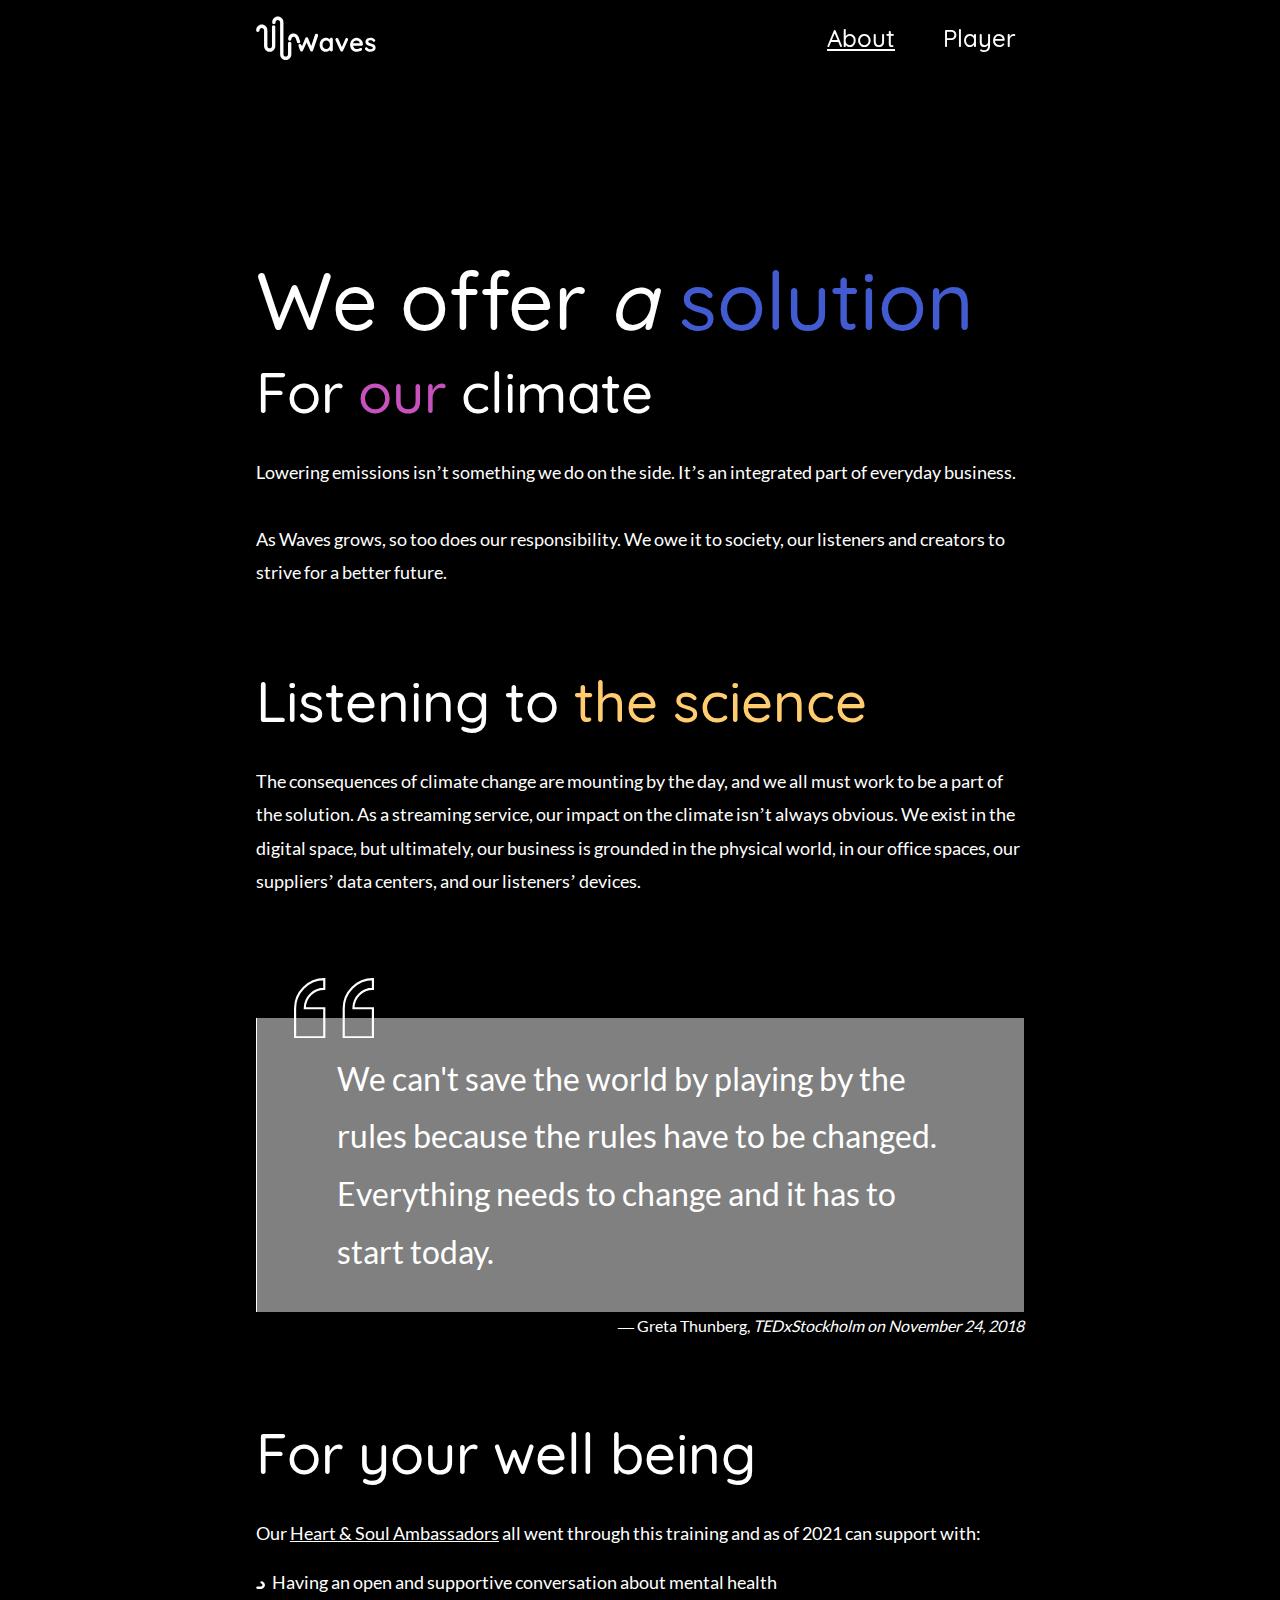
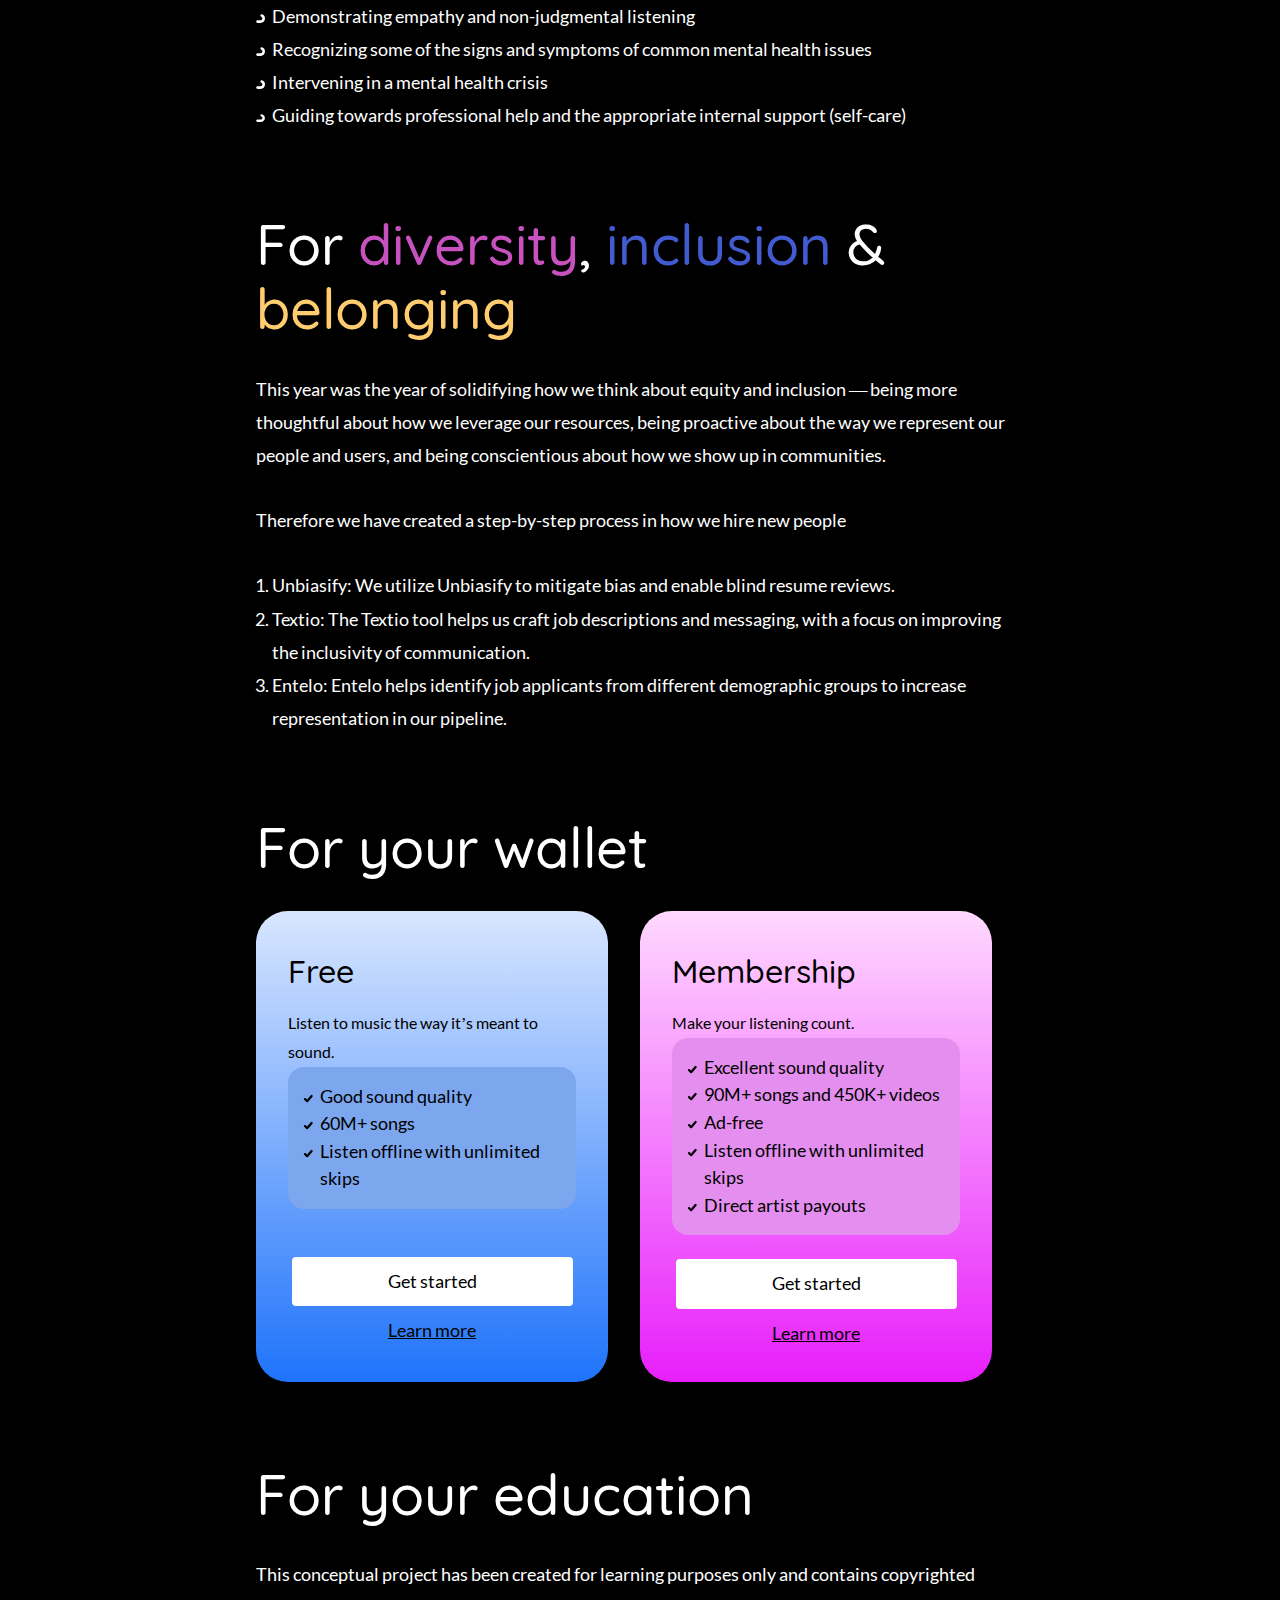
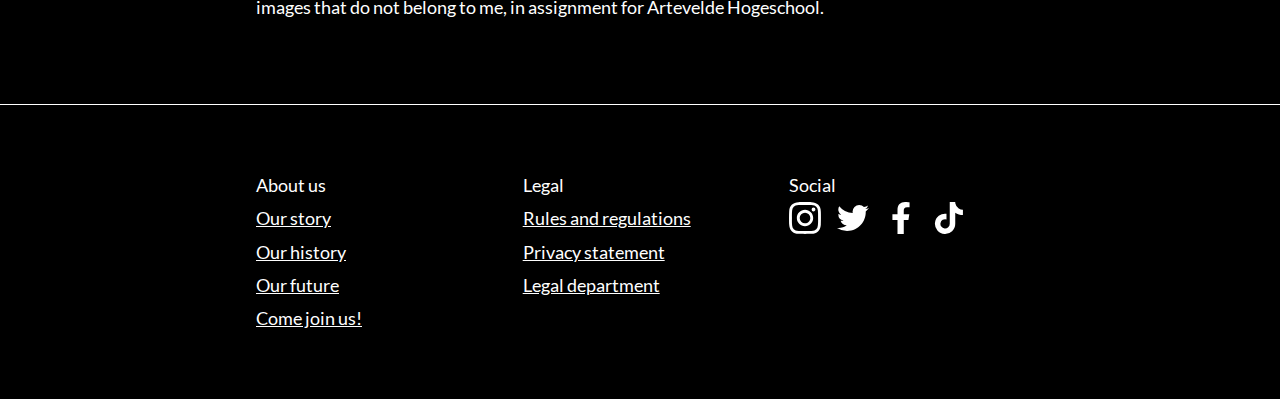
<file: Code/HTML/about.html>
<!DOCTYPE html>
<html lang="en">

<head>
    <meta charset="UTF-8">
    <meta name="viewport" content="width=device-width, initial-scale=1.0">
    <link rel="stylesheet" href="../CSS/reset.css">
    <link rel="stylesheet" href="../CSS/main.css">
    <link rel="stylesheet" href="../CSS/about.css">
    <link rel="icon" type="image/ico" href="../../images/icons/logo/logo-standalone--black.svg">
    <title>Wave - about</title>
</head>

<body>
    <header class="header__home">
        <nav>
            <div class="ultra__container about">
                <a href="./index.html">
                    <svg xmlns="http://www.w3.org/2000/svg" viewBox="0 0 152 56">
                        <g fill="#fff" fill-rule="evenodd">
                            <path
                                d="M44.778 48.41V34.906c0-1.2-.944-2.173-2.108-2.173-1.164 0-2.108.973-2.108 2.173v13.506c0 1.65-1.298 2.99-2.9 2.99-1.6 0-2.9-1.34-2.9-2.99V8.11c0-4.052-3.185-7.337-7.115-7.337s-7.116 3.285-7.116 7.337c.023 1.184.96 2.131 2.11 2.131 1.148 0 2.085-.947 2.108-2.13 0-1.651 1.298-2.99 2.898-2.99 1.601 0 2.899 1.339 2.899 2.99V48.41c.003 4.051 3.187 7.334 7.116 7.34 3.929-.005 7.112-3.288 7.116-7.34Z" />
                            <path
                                d="M17.322 45.397c3.929-.004 7.112-3.327 7.117-7.428V13.89c-.023-1.199-.96-2.158-2.11-2.158-1.148 0-2.085.96-2.108 2.158v24.083c0 1.672-1.298 3.027-2.9 3.027-1.6 0-2.899-1.355-2.899-3.027V18.157c0-4.103-3.186-7.43-7.116-7.43-3.93 0-7.115 3.327-7.115 7.43 0 1.215.943 2.2 2.108 2.2 1.164 0 2.108-.985 2.108-2.2 0-1.672 1.298-3.027 2.9-3.027 1.6 0 2.899 1.355 2.899 3.027v19.812c.005 4.1 3.188 7.424 7.116 7.428Z" />
                            <path
                                d="M95.412 27.56c.554 0 1.013.181 1.376.544.362.363.544.832.544 1.408v13.536c0 .555-.182 1.019-.544 1.392-.363.373-.822.56-1.376.56-.555 0-1.008-.181-1.36-.544-.352-.363-.539-.821-.56-1.376-.534.619-1.254 1.147-2.16 1.584a6.511 6.511 0 0 1-2.864.656c-1.472 0-2.806-.379-4-1.136-1.195-.757-2.139-1.808-2.832-3.152-.694-1.344-1.04-2.87-1.04-4.576 0-1.707.341-3.237 1.024-4.592.682-1.355 1.616-2.41 2.8-3.168a7.127 7.127 0 0 1 3.92-1.136c1.024 0 1.984.187 2.88.56.896.373 1.653.848 2.272 1.424v-.032c0-.555.181-1.019.544-1.392.362-.373.821-.56 1.376-.56ZM88.948 41.8c1.386 0 2.517-.507 3.392-1.52.874-1.013 1.312-2.288 1.312-3.824s-.438-2.816-1.312-3.84c-.875-1.024-2.006-1.536-3.392-1.536-1.366 0-2.486.512-3.36 1.536-.875 1.024-1.312 2.304-1.312 3.84s.432 2.81 1.296 3.824c.864 1.013 1.99 1.52 3.376 1.52Zm25.9-13.888c.512 0 .938.165 1.28.496.34.33.512.741.512 1.232 0 .256-.086.576-.256.96L110.4 43.784a1.99 1.99 0 0 1-.656.864 1.78 1.78 0 0 1-.976.352l-.288.032c-.363 0-.7-.112-1.008-.336a2.202 2.202 0 0 1-.72-.912L100.8 30.6a2.537 2.537 0 0 1-.224-1.024c0-.427.18-.816.544-1.168.362-.352.81-.528 1.344-.528.405 0 .778.107 1.12.32.34.213.597.512.768.896l4.416 10.112 4.384-10.08c.17-.405.405-.715.704-.928.298-.213.629-.31.992-.288Zm20.62 8.128a1.643 1.643 0 0 1-.609 1.248c-.384.32-.832.48-1.344.48h-10.56c.256 1.259.843 2.245 1.76 2.96a4.92 4.92 0 0 0 3.104 1.072c.875 0 1.558-.08 2.048-.24.49-.16.88-.33 1.168-.512.288-.181.486-.304.592-.368.384-.192.747-.288 1.088-.288.448 0 .832.16 1.152.48.32.32.48.693.48 1.12 0 .576-.298 1.099-.896 1.568-.597.49-1.397.907-2.4 1.248a9.377 9.377 0 0 1-3.04.512c-1.792 0-3.354-.373-4.688-1.12a7.818 7.818 0 0 1-3.088-3.088c-.725-1.312-1.088-2.79-1.088-4.432 0-1.835.384-3.445 1.152-4.832.768-1.387 1.782-2.448 3.04-3.184a7.857 7.857 0 0 1 4.032-1.104c1.408 0 2.736.384 3.984 1.152a8.611 8.611 0 0 1 2.992 3.104 8.344 8.344 0 0 1 1.12 4.224Zm-8.097-4.96c-2.474 0-3.936 1.163-4.384 3.488h8.384v-.224c-.085-.896-.522-1.664-1.312-2.304a4.153 4.153 0 0 0-2.688-.96Zm10.892 11.264c-.192-.256-.288-.576-.288-.96 0-.555.277-1.024.832-1.408.299-.192.608-.288.928-.288.448 0 .875.203 1.28.608.64.661 1.307 1.152 2 1.472.693.32 1.53.48 2.512.48 1.664-.064 2.496-.693 2.496-1.888 0-.619-.283-1.088-.848-1.408-.565-.32-1.445-.64-2.64-.96-1.237-.341-2.245-.683-3.024-1.024a5.35 5.35 0 0 1-2.016-1.552c-.565-.693-.848-1.627-.848-2.8 0-1.024.293-1.915.88-2.672.587-.757 1.355-1.344 2.304-1.76a7.452 7.452 0 0 1 3.024-.624c1.088 0 2.176.203 3.264.608 1.088.405 1.941 1.003 2.56 1.792.277.341.416.725.416 1.152 0 .49-.203.896-.608 1.216-.299.235-.64.352-1.024.352-.47 0-.853-.15-1.152-.448a4.064 4.064 0 0 0-1.488-1.12c-.608-.277-1.296-.416-2.064-.416-1.621 0-2.432.587-2.432 1.76 0 .47.15.848.448 1.136.299.288.677.512 1.136.672.459.16 1.104.357 1.936.592 1.152.32 2.112.65 2.88.992a4.943 4.943 0 0 1 1.952 1.568c.533.704.8 1.632.8 2.784 0 1.045-.31 1.957-.928 2.736-.619.779-1.413 1.37-2.384 1.776a7.695 7.695 0 0 1-2.992.608c-1.408 0-2.72-.235-3.936-.704a6.54 6.54 0 0 1-2.976-2.272Z" />
                            <path
                                d="M56.01 32.222a179.322 179.322 0 0 1-1.846-5.362c-1.362-3.744-5.376-5.72-8.965-4.413-2.792 1.016-4.486 3.722-4.486 6.632 0 .17.3 2.24 2.113 2.24s2.004-2.08 2.01-2.27c.037-1.141.725-2.185 1.825-2.585 1.462-.532 3.097.273 3.652 1.798.758 2.277 1.36 4.03 1.807 5.256.13.355 1.124 1.518 2.558 1.017 1.433-.502 1.433-2.036 1.332-2.313Z" />
                            <path
                                d="M76.584 22.504c.512 0 .987.197 1.424.592.437.395.656.89.656 1.488 0 .192-.032.405-.096.64l-6.304 18.56c-.128.363-.352.65-.672.864-.32.213-.672.33-1.056.352-.384 0-.747-.107-1.088-.32a2.141 2.141 0 0 1-.8-.928l-4.544-10.336-4.576 10.336a2.141 2.141 0 0 1-.8.928c-.341.213-.704.32-1.088.32a2.079 2.079 0 0 1-1.056-.352 1.687 1.687 0 0 1-.672-.864c-.79-2.008-1.346-3.525-1.666-4.55-.48-1.539-.928-3.029.857-3.678 1.784-.65 2.537 1.069 3.02 2.313.029.076.07.192.125.347l4.16-9.984c.17-.384.416-.688.736-.912a1.69 1.69 0 0 1 1.088-.304c.405-.021.763.08 1.072.304.31.224.55.528.72.912l3.936 9.888 4.736-14.368c.128-.384.368-.688.72-.912a2.131 2.131 0 0 1 1.168-.336Z" />
                        </g>
                    </svg>
                </a>

                <ul class="navigation__links">
                    <li>
                        <a href="./about.html" class="active">About</a>
                    </li>
                    <li>
                        <a href="./player.html">Player</a>
                    </li>
                </ul>
            </div>
        </nav>
        <div class="nav__bg"></div>
    </header>

    <main class="container-about">
        <section class="offer">
            <h1>We offer <em>a</em> <span class="blue">solution</span></h1>
            <h2 class="subtitle">For <span class="pink">our</span> climate</h2>
            <p>
                Lowering emissions isn’t something we do on the side. It’s an integrated part of everyday business.<br>
                <br>
                As Waves grows, so too does our responsibility. We owe it to society, our listeners and creators to
                strive
                for a better
                future.
            </p>
        </section>

        <section class="science">
            <h3 class="subtitle">Listening to <span class="yellow">the science</span></h3>
            <p>
                The consequences of climate change are mounting by the day, and we all must work to be a part of the
                solution. As a
                streaming service, our impact on the climate isn’t always obvious. We exist in the digital space, but
                ultimately, our
                business is grounded in the physical world, in our office spaces, our suppliers’ data centers, and our
                listeners’
                devices.
            </p>
        </section>

        <blockquote cite="https://www.huxley.net/bnw/four.html" class="quote">
            <svg class="quotemark" xmlns="http://www.w3.org/2000/svg" viewBox="0 0 37 28">
                <path data-name="Icon open-double-quote-serif-left"
                    d="M14 .5A13.54 13.54 0 0 0 .5 14v13.5H14V14H5a8.969 8.969 0 0 1 9-9Zm22.5 0A13.54 13.54 0 0 0 23 14v13.5h13.5V14h-9a8.969 8.969 0 0 1 9-9Z"
                    fill="none" stroke="#fff" />
            </svg>
            <p class="quote__text">
                We can't save the world by playing by the rules because the rules have to be changed. Everything needs
                to change
                and it has to start today.
            </p>
            <div class="author">— Greta Thunberg, <cite>TEDxStockholm on November 24, 2018</cite></div>
        </blockquote>


        <section class="well__being">
            <h2 class="subtitle">For your well being</h2>
            <p>
                Our <span class="underlined">Heart & Soul Ambassadors</span> all went through this training and as of
                2021
                can support with:
            </p>

            <ul class="well__being__list">
                <li>Having an open and supportive conversation about mental health</li>
                <li>Demonstrating empathy and non-judgmental listening</li>
                <li>Recognizing some of the signs and symptoms of common mental health issues</li>
                <li>Intervening in a mental health crisis</li>
                <li>Guiding towards professional help and the appropriate internal support (self-care)</li>
            </ul>
        </section>

        <section class="diversity">
            <h2 class="subtitle">For <span class="pink">diversity</span>, <span class="blue">inclusion</span> & <span
                    class="yellow">belonging</span></h2>
            <p>
                This year was the year of solidifying how we think about equity and inclusion — being more thoughtful
                about
                how we
                leverage our resources, being proactive about the way we represent our people and users, and being
                conscientious about
                how we show up in communities.
            </p>

            <p>Therefore we have created a step-by-step process in how we hire new people</p>
            <ol>
                <li>Unbiasify: We utilize Unbiasify to mitigate bias and enable blind resume reviews.</li>
                <li>Textio: The Textio tool helps us craft job descriptions and messaging, with a focus on improving the
                    inclusivity of
                    communication.</li>
                <li>Entelo: Entelo helps identify job applicants from different demographic groups to increase
                    representation in our
                    pipeline.</li>
            </ol>
        </section>

        <section class="wallet">
            <h2 class="subtitle">For your wallet</h2>
            <div class="plans">
                <div class="free__plan">
                    <p class="plan__title">Free</p>
                    <p class="plan__subtitle">Listen to music the way it’s meant to sound.</p>

                    <ul class="plan__list blue__background">
                        <li>Good sound quality</li>
                        <li>60M+ songs</li>
                        <li>Listen offline with unlimited skips</li>
                    </ul>

                    <div class="plan__button">
                        <a href="" class="wallet__start">Get started</a>
                        <a href="" class="wallet__learn">Learn more</a>
                    </div>
                </div>

                <div class="member__plan">
                    <p class="plan__title">Membership</p>
                    <p class="plan__subtitle">Make your listening count.</p>

                    <ul class="plan__list pink__background">
                        <li>Excellent sound quality</li>
                        <li>90M+ songs and 450K+ videos</li>
                        <li>Ad-free</li>
                        <li>Listen offline with unlimited skips</li>
                        <li>Direct artist payouts</li>
                    </ul>

                    <div class="plan__button">
                        <a href="" class="wallet__start">Get started</a>
                        <a href="" class="wallet__learn">Learn more</a>
                    </div>
                </div>
            </div>
        </section>

        <section class="concept">
            <h2 class="subtitle">For your education</h2>
            <p>This conceptual project has been created for learning purposes only and contains
                copyrighted images that do not belong
                to me, in assignment for Artevelde Hogeschool.</p>
        </section>
    </main>

    <footer class="ultra__container about footer">
        <div class="footer__wrapper container-about">
            <div class="about__us">
                <span>About us</span>
                <ul class="footer__list">
                    <li><a href="">Our story</a></li>
                    <li><a href="">Our history</a></li>
                    <li><a href="">Our future</a></li>
                    <li><a href="">Come join us!</a></li>
                </ul>
            </div>

            <div class="legal">
                <span>Legal</span>
                <ul class="footer__list">
                    <li><a href="">Rules and regulations</a></li>
                    <li><a href="">Privacy statement</a></li>
                    <li><a href="">Legal department</a></li>
                </ul>
            </div>

            <div class="social">
                <span>Social</span>
                <ul class="footer__icons">
                    <li>
                        <a href="">
                            <svg xmlns="http://www.w3.org/2000/svg" viewBox="0 0 150 150">
                                <path
                                    d="M75.03 36.67c-21.2 0-38.3 17.1-38.3 38.3 0 21.2 17.1 38.3 38.3 38.3 21.2 0 38.3-17.1 38.3-38.3 0-21.2-17.1-38.3-38.3-38.3Zm0 63.2a24.95 24.95 0 0 1-24.9-24.9 24.92 24.92 0 0 1 24.9-24.9 24.92 24.92 0 0 1 24.9 24.9c0 13.73-11.2 24.9-24.9 24.9Zm48.8-64.77c0 4.97-4 8.93-8.93 8.93a8.93 8.93 0 1 1 8.93-8.93Zm25.37 9.07c-.57-11.97-3.3-22.57-12.07-31.3C128.4 4.13 117.8 1.4 105.83.8 93.5.1 56.53.1 44.2.8c-11.93.57-22.53 3.3-31.3 12.03C4.13 21.57 1.43 32.17.83 44.13c-.7 12.34-.7 49.3 0 61.64.57 11.96 3.3 22.56 12.07 31.3 8.77 8.73 19.33 11.46 31.3 12.06 12.33.7 49.3.7 61.63 0 11.97-.56 22.57-3.3 31.3-12.06 8.74-8.74 11.47-19.34 12.07-31.3.7-12.34.7-49.27 0-61.6ZM133.27 119a25.2 25.2 0 0 1-14.2 14.2c-9.84 3.9-33.17 3-44.04 3-10.86 0-34.23.87-44.03-3A25.2 25.2 0 0 1 16.8 119c-3.9-9.83-3-33.17-3-44.03 0-10.87-.87-34.24 3-44.04A25.2 25.2 0 0 1 31 16.73c9.83-3.9 33.17-3 44.03-3 10.87 0 34.24-.86 44.04 3a25.2 25.2 0 0 1 14.2 14.2c3.9 9.84 3 33.17 3 44.04 0 10.86.9 34.23-3 44.03Z"
                                    fill-rule="nonzero" />
                            </svg>
                        </a>
                    </li>
                    <li>
                        <a href="">
                            <svg xmlns="http://www.w3.org/2000/svg" viewBox="0 0 130 106">
                                <path
                                    d="M116.64 26.33c.08 1.16.08 2.31.08 3.47 0 35.22-26.8 75.8-75.8 75.8A75.3 75.3 0 0 1 0 93.64c2.14.25 4.2.33 6.43.33 12.46 0 23.93-4.2 33.08-11.38A26.69 26.69 0 0 1 14.6 64.11a28.18 28.18 0 0 0 12.04-.5A26.65 26.65 0 0 1 5.28 37.48v-.33a26.83 26.83 0 0 0 12.04 3.38A26.62 26.62 0 0 1 9.07 4.9a75.73 75.73 0 0 0 54.94 27.88 30.08 30.08 0 0 1-.66-6.1A26.63 26.63 0 0 1 89.99.01c7.67 0 14.6 3.22 19.47 8.41A52.46 52.46 0 0 0 126.37 2a26.57 26.57 0 0 1-11.71 14.68A53.41 53.41 0 0 0 130 12.56a57.27 57.27 0 0 1-13.36 13.77Z"
                                    fill-rule="evenodd" />
                            </svg>
                        </a>
                    </li>
                    <li>
                        <a href="">
                            <svg xmlns="http://www.w3.org/2000/svg" viewBox="0 0 81 150">
                                <path
                                    d="m75.33 84.38 4.17-27.15H53.45V39.6c0-7.42 3.64-14.66 15.3-14.66H80.6V1.83S69.85 0 59.58 0C38.13 0 24.1 13 24.1 36.54v20.69H.26v27.15h23.85V150h29.34V84.37h21.88Z"
                                    fill-rule="evenodd" />
                            </svg>
                        </a>
                    </li>
                    <li>
                        <a href="">
                            <svg xmlns="http://www.w3.org/2000/svg" viewBox="0 0 132 150">
                                <path
                                    d="M131.25 61.5c-12.9.03-25.48-4-35.97-11.5v52.36a47.62 47.62 0 1 1-41.08-47.2V81.5a21.86 21.86 0 1 0 15.3 20.86V0h25.78a35.5 35.5 0 0 0 .55 6.5 35.8 35.8 0 0 0 15.8 23.5 35.58 35.58 0 0 0 19.62 5.9v25.6Z"
                                    fill-rule="evenodd" />
                            </svg>
                        </a>
                    </li>
                </ul>
            </div>
        </div>
    </footer>

</body>

</html>
</file>
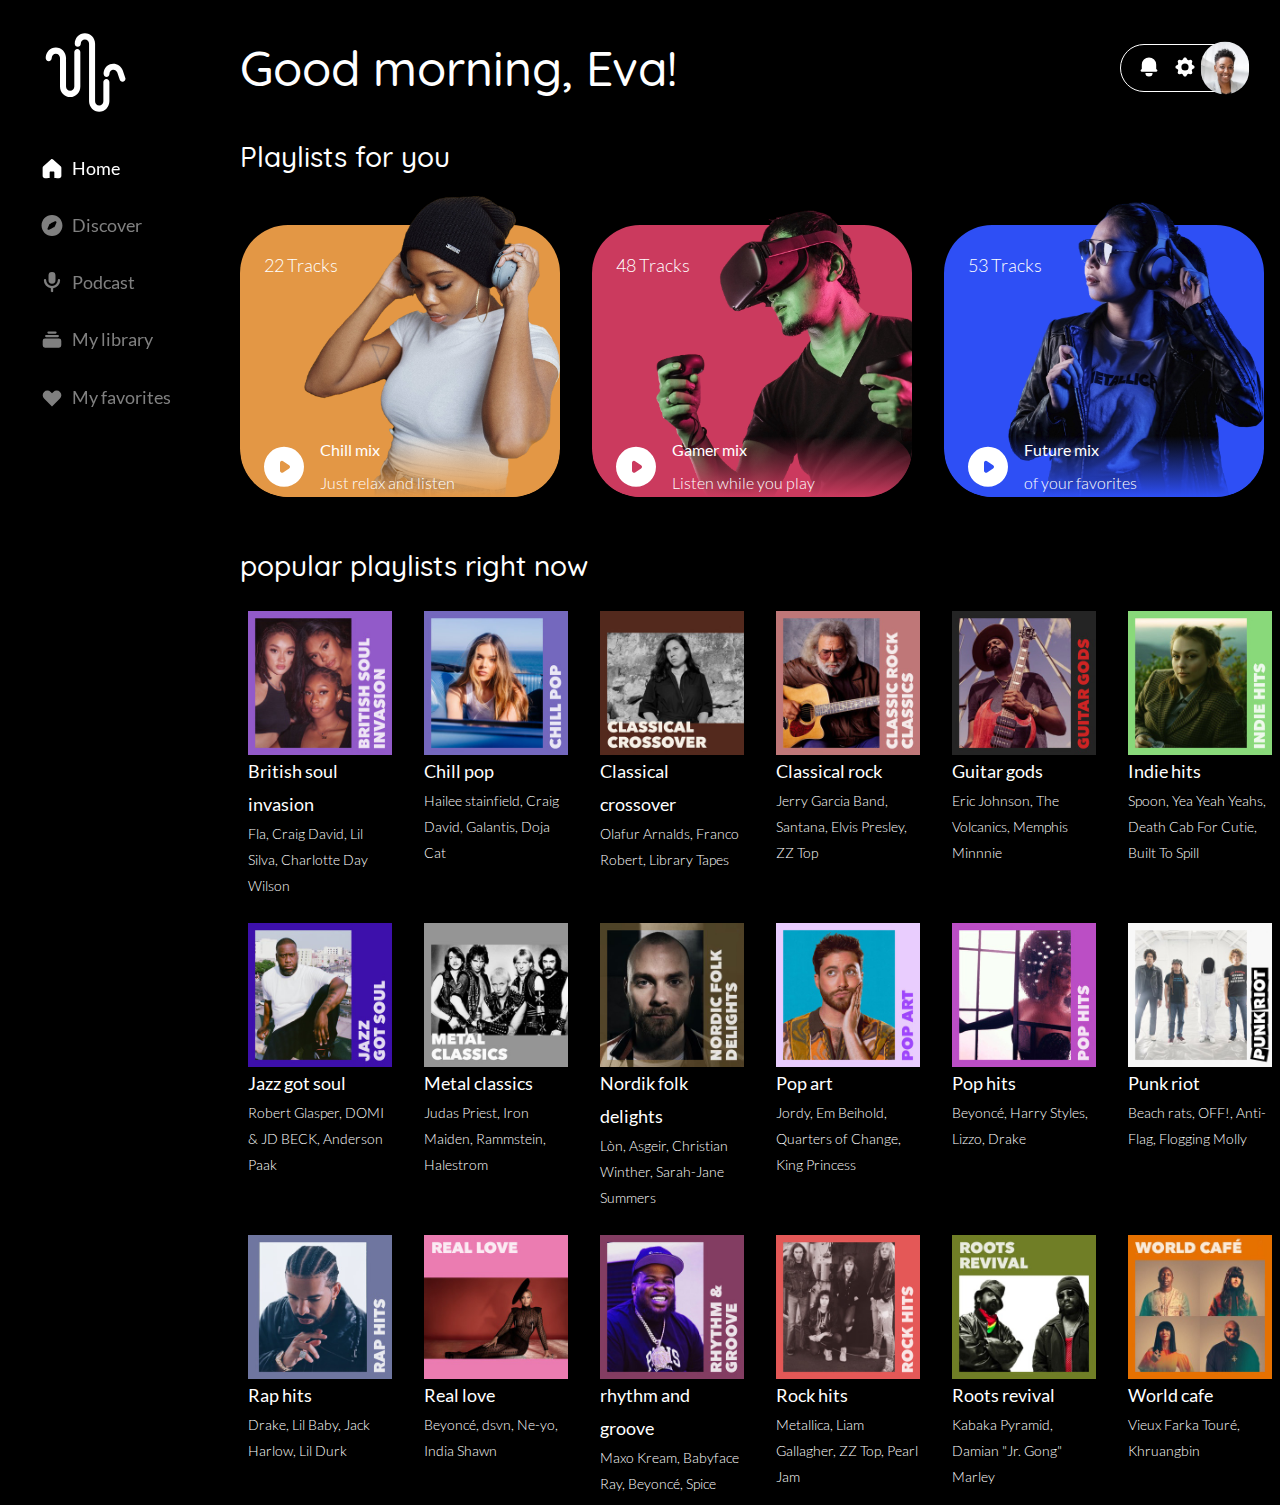
<file: Code/HTML/player.html>
<!DOCTYPE html>
<html lang="en">

<head>
    <meta charset="UTF-8">
    <meta name="viewport" content="width=device-width, initial-scale=1.0">
    <link rel="stylesheet" href="../CSS/reset.css">
    <link rel="stylesheet" href="../CSS/main.css">
    <link rel="stylesheet" href="../CSS/player.css">
    <link rel="icon" type="image/ico" href="../../images/icons/logo/logo-standalone--black.svg">
    <link rel="apple-touch-icon" sizes="180x180" href="../../images/icons/logo/favicon/apple-touch-icon.png">
    <link rel="icon" type="image/png" sizes="32x32" href="../../images/icons/logo/favicon/favicon-32x32.png">
    <link rel="icon" type="image/png" sizes="16x16" href="../../images/icons/logo/favicon/favicon-16x16.png">
    <link rel="manifest" href="../../images/icons/logo/favicon/site.webmanifest">
    <link rel="mask-icon" href="../../images/icons/logo/favicon/safari-pinned-tab.svg" color="#5bbad5">
    <meta name="msapplication-TileColor" content="#da532c">
    <meta name="theme-color" content="#ffffff">
    <title>Vibes - Web player</title>
</head>

<body>
    <header class="header__player">
        <nav class="player__navigation">
            <a href="./index.html">
                <svg class="player__svg" xmlns="http://www.w3.org/2000/svg" viewBox="0 0 58 56">
                    <g fill="none" fill-rule="evenodd">
                        <g fill="#FFF">
                            <path
                                d="M45.778 48.51V35.006c0-1.2-.944-2.173-2.108-2.173-1.164 0-2.108.973-2.108 2.173v13.506c0 1.65-1.298 2.99-2.9 2.99-1.6 0-2.9-1.34-2.9-2.99V8.21c0-4.052-3.185-7.337-7.115-7.337s-7.116 3.285-7.116 7.337c.023 1.184.96 2.131 2.11 2.131 1.148 0 2.085-.947 2.108-2.13 0-1.651 1.298-2.99 2.898-2.99 1.601 0 2.899 1.339 2.899 2.99V48.51c.003 4.051 3.187 7.334 7.116 7.34 3.929-.005 7.112-3.288 7.116-7.34Z" />
                            <path
                                d="M18.322 45.497c3.929-.004 7.112-3.327 7.117-7.428V13.99c-.023-1.199-.96-2.158-2.11-2.158-1.148 0-2.085.96-2.108 2.158v24.083c0 1.672-1.298 3.027-2.9 3.027-1.6 0-2.899-1.355-2.899-3.027V18.257c0-4.103-3.186-7.43-7.116-7.43-3.93 0-7.115 3.327-7.115 7.43 0 1.215.943 2.2 2.108 2.2 1.164 0 2.108-.985 2.108-2.2 0-1.672 1.298-3.027 2.9-3.027 1.6 0 2.899 1.355 2.899 3.027v19.812c.005 4.1 3.188 7.424 7.116 7.428Z" />
                            <path
                                d="M57.01 32.322a179.322 179.322 0 0 1-1.846-5.362c-1.362-3.744-5.376-5.72-8.965-4.413-2.792 1.016-4.486 3.722-4.486 6.632 0 .17.3 2.24 2.113 2.24s2.004-2.08 2.01-2.27c.037-1.141.725-2.185 1.825-2.585 1.462-.532 3.097.273 3.652 1.798.758 2.277 1.36 4.03 1.807 5.256.13.355 1.124 1.518 2.558 1.017 1.433-.502 1.433-2.036 1.332-2.313Z" />
                        </g>
                    </g>
                </svg>
            </a>
            <ul class="player__icons">
                <li class="player__list">
                    <a href="">
                        <svg class="side__svg active__svg" xmlns="http://www.w3.org/2000/svg" viewBox="0 0 31 30">
                            <path
                                d="M16.885 3.245a2.088 2.088 0 0 0-1.385-.518c-.515 0-1.01.186-1.385.518l-9.766 8.67a2.846 2.846 0 0 0-.7.942 2.694 2.694 0 0 0-.246 1.125V24.53c0 .753.32 1.475.887 2.008a3.126 3.126 0 0 0 2.137.831h3.025c.802 0 3.024-.021 3.024-.021v-7.555c0-.251.106-.492.295-.67.19-.177.445-.277.713-.277h4.032c.268 0 .524.1.713.278.189.177.295.418.295.67v7.554s2.222.021 3.024.021h3.025c.802 0 1.57-.3 2.138-.832a2.757 2.757 0 0 0 .886-2.009v-10.55c0-.386-.085-.768-.247-1.123a2.849 2.849 0 0 0-.7-.94L16.884 3.24v.004Z"
                                fill-rule="evenodd" />
                        </svg>
                        <span class="hidden active__span">Home</span>
                    </a>
                </li>
                <li class="player__list">
                    <a href="">
                        <svg class="side__svg" xmlns="http://www.w3.org/2000/svg" viewBox="0 0 31 30">
                            <path fill-rule="evenodd" clip-rule="evenodd"
                                d="M15.5 28.5C22.956 28.5 29 22.456 29 15S22.956 1.5 15.5 1.5 2 7.544 2 15s6.044 13.5 13.5 13.5Zm.477-17.32c2.728-1.325 4.092-1.987 4.81-1.496a1.5 1.5 0 0 1 .393.392c.49.719-.171 2.083-1.495 4.81-.708 1.46-1.063 2.189-1.674 2.384a1.5 1.5 0 0 1-.422.072 1.05 1.05 0 0 1-.254-.025c-.271.513-.994.863-2.312 1.504-2.728 1.324-4.092 1.986-4.81 1.495a1.5 1.5 0 0 1-.393-.392c-.49-.719.171-2.083 1.495-4.81.709-1.46 1.063-2.189 1.674-2.385a1.5 1.5 0 0 1 .422-.07c.085-.003.17.006.254.024.271-.513.994-.864 2.312-1.504Z" />
                        </svg>
                        <span class="hidden">Discover</span>
                    </a>
                </li>
                <li class="player__list">
                    <a href="">
                        <svg class="side__svg" xmlns="http://www.w3.org/2000/svg" viewBox="0 0 31 30">
                            <path fill-rule="evenodd" clip-rule="evenodd"
                                d="M11 6a4.5 4.5 0 1 1 9 0v6a4.5 4.5 0 1 1-9 0V6Zm6 16.395A10.502 10.502 0 0 0 26 12a1.5 1.5 0 1 0-3 0 7.5 7.5 0 0 1-15 0 1.5 1.5 0 0 0-3 0 10.501 10.501 0 0 0 9 10.395v3.855c0 1.5 3 1.5 3 0v-3.855Z" />
                        </svg>
                        <span class="hidden">Podcast</span>
                    </a>
                </li>
                <li class="player__list">
                    <a href="">
                        <svg class="side__svg" xmlns="http://www.w3.org/2000/svg" viewBox="0 0 31 30">
                            <path
                                d="M11 4.5a1.5 1.5 0 1 0 0 3h9a1.5 1.5 0 0 0 0-3h-9Zm-4.5 6A1.5 1.5 0 0 1 8 9h15a1.5 1.5 0 0 1 0 3H8a1.5 1.5 0 0 1-1.5-1.5Zm-3 6a3 3 0 0 1 3-3h18a3 3 0 0 1 3 3v6a3 3 0 0 1-3 3h-18a3 3 0 0 1-3-3v-6Z" />
                        </svg>
                        <span class="hidden">My library</span>
                    </a>
                </li>
                <li class="player__list">
                    <a href="">
                        <svg class="side__svg" xmlns="http://www.w3.org/2000/svg" viewBox="0 0 31 30">
                            <path fill-rule="evenodd" clip-rule="evenodd"
                                d="M5.258 7.758a6 6 0 0 1 8.484 0L15.5 9.514l1.758-1.756a6 6 0 1 1 8.484 8.484L15.5 26.485 5.258 16.242a6 6 0 0 1 0-8.484Z" />
                        </svg>
                        <span class="hidden">My favorites</span>
                    </a>
                </li>
            </ul>
        </nav>

    </header>

    <main>
        <section class="player">
            <section class="settings__panel">
                <h1 class="player__title">Good morning, Eva!</h1>
                <div class="settings__svg">
                    <a href="">
                        <svg class="bell__svg" xmlns="http://www.w3.org/2000/svg" viewBox="0 0 30 30">
                            <path
                                d="M15 3a9 9 0 0 0-9 9v5.379l-1.06 1.06A1.5 1.5 0 0 0 6 21h18a1.5 1.5 0 0 0 1.06-2.56L24 17.378V12a9 9 0 0 0-9-9Zm0 24a4.5 4.5 0 0 1-4.5-4.5h9A4.5 4.5 0 0 1 15 27Z"
                                fill="#fff" />
                        </svg>
                    </a>
                    <a href="">
                        <svg class="wheel__svg" xmlns="http://www.w3.org/2000/svg" viewBox="0 0 30 30">
                            <path fill-rule="evenodd" clip-rule="evenodd"
                                d="M17.235 4.755c-.57-2.34-3.9-2.34-4.47 0a2.298 2.298 0 0 1-3.429 1.422C7.278 4.923 4.923 7.278 6.177 9.336a2.3 2.3 0 0 1-1.42 3.43c-2.342.569-2.342 3.9 0 4.467a2.298 2.298 0 0 1 1.42 3.431c-1.254 2.058 1.101 4.413 3.16 3.159a2.298 2.298 0 0 1 3.43 1.42c.568 2.342 3.9 2.342 4.467 0a2.3 2.3 0 0 1 3.43-1.42c2.058 1.254 4.413-1.101 3.16-3.159a2.3 2.3 0 0 1 1.42-3.43c2.341-.569 2.341-3.9 0-4.468a2.299 2.299 0 0 1-1.42-3.43c1.253-2.058-1.102-4.413-3.16-3.159a2.298 2.298 0 0 1-3.43-1.42l.001-.002ZM15 19.5a4.5 4.5 0 1 0 0-9 4.5 4.5 0 0 0 0 9Z"
                                fill="#fff" />
                        </svg>
                    </a>
                    <a href="">
                        <img class="settings__img" src="../../images/profile-picture.jpg" alt="Profile picture">
                    </a>
                </div>
            </section>

            <section class="for__you">
                <h2 class="for__you__title">Playlists for you</h2>
                <div class="foryou__list">
                    <a href="">
                        <article class="chill">
                            <p class="tracks">22 Tracks</p>
                            <img class="foryou__img" src="../../images/highlighted-playlists/chill.png"
                                alt="Chill Playlist">
                            <div class="foryou__div foryou__div__orange">
                                <svg class="play__svg" xmlns="http://www.w3.org/2000/svg" viewBox="0 0 60 60">
                                    <path data-name="Path 1"
                                        d="M30 54a24 24 0 1 0-16.971-7.029A24 24 0 0 0 30 54Zm-1.335-32.5A3 3 0 0 0 24 24v12a3 3 0 0 0 4.665 2.5l9-6a3 3 0 0 0 0-4.992l-9-6Z"
                                        fill-rule="evenodd" />
                                    <path data-name="Rectangle 1"
                                        d="M30 0A30 30 0 1 1 0 30 30.034 30.034 0 0 1 30 0Zm0 52A22 22 0 1 0 8 30a22.025 22.025 0 0 0 22 22Z" />
                                </svg>
                                <div class="foryou__lines">
                                    <p class="foryou__mix">Chill mix</p>
                                    <p class="foryou__text">Just relax and listen</p>
                                </div>
                            </div>
                        </article>
                    </a>

                    <a href="">
                        <article class="gamer">
                            <p class="tracks"> 48 Tracks</p>
                            <img class="foryou__img" src="../../images/highlighted-playlists/gamer.png" alt="image">
                            <div class="foryou__div foryou__div__red">
                                <svg class="play__svg" xmlns="http://www.w3.org/2000/svg" viewBox="0 0 60 60">
                                    <path data-name="Path 1"
                                        d="M30 54a24 24 0 1 0-16.971-7.029A24 24 0 0 0 30 54Zm-1.335-32.5A3 3 0 0 0 24 24v12a3 3 0 0 0 4.665 2.5l9-6a3 3 0 0 0 0-4.992l-9-6Z"
                                        fill-rule="evenodd" />
                                    <path data-name="Rectangle 1"
                                        d="M30 0A30 30 0 1 1 0 30 30.034 30.034 0 0 1 30 0Zm0 52A22 22 0 1 0 8 30a22.025 22.025 0 0 0 22 22Z" />
                                </svg>
                                <div class="foryou__lines">
                                    <p class="foryou__mix">Gamer mix</p>
                                    <p class="foryou__text">Listen while you play</p>
                                </div>
                            </div>
                        </article>
                    </a>

                    <a href="">
                        <article class="future">
                            <p class="tracks"> 53 Tracks</p>
                            <img class="foryou__img" src="../../images/highlighted-playlists/future.png" alt="image">
                            <div class="foryou__div foryou__div__blue">
                                <svg class="play__svg" xmlns="http://www.w3.org/2000/svg" viewBox="0 0 60 60">
                                    <path data-name="Path 1"
                                        d="M30 54a24 24 0 1 0-16.971-7.029A24 24 0 0 0 30 54Zm-1.335-32.5A3 3 0 0 0 24 24v12a3 3 0 0 0 4.665 2.5l9-6a3 3 0 0 0 0-4.992l-9-6Z"
                                        fill-rule="evenodd" />
                                    <path data-name="Rectangle 1"
                                        d="M30 0A30 30 0 1 1 0 30 30.034 30.034 0 0 1 30 0Zm0 52A22 22 0 1 0 8 30a22.025 22.025 0 0 0 22 22Z" />
                                </svg>
                                <div class="foryou__lines">
                                    <p class="foryou__mix">Future mix</p>
                                    <p class="foryou__text">of your favorites</p>
                                </div>
                            </div>
                        </article>
                    </a>

                    <a href="">
                        <article class="classical">
                            <p class="tracks"> 103 Tracks</p>
                            <img class="foryou__img" src="../../images/highlighted-playlists/classical.png" alt="image">
                            <div class="foryou__div foryou__div__green">
                                <svg class="play__svg" xmlns="http://www.w3.org/2000/svg" viewBox="0 0 60 60">
                                    <path data-name="Path 1"
                                        d="M30 54a24 24 0 1 0-16.971-7.029A24 24 0 0 0 30 54Zm-1.335-32.5A3 3 0 0 0 24 24v12a3 3 0 0 0 4.665 2.5l9-6a3 3 0 0 0 0-4.992l-9-6Z"
                                        fill-rule="evenodd" />
                                    <path data-name="Rectangle 1"
                                        d="M30 0A30 30 0 1 1 0 30 30.034 30.034 0 0 1 30 0Zm0 52A22 22 0 1 0 8 30a22.025 22.025 0 0 0 22 22Z" />
                                </svg>
                                <div class="foryou__lines">
                                    <p class="foryou__mix">Classical mix</p>
                                    <p class="foryou__text">Just relax and listen</p>
                                </div>
                            </div>
                        </article>
                    </a>
                </div>
            </section>

            <section class="popular__section">
                <h2>popular playlists right now</h2>
                <div class="popular">
                    <a href="">
                        <ul class="popular__1">
                            <li>
                                <img class="popular__img" src="../../images/playlists/british-soul-invasion.jpg"
                                    alt="Album cover British">
                            </li>
                            <li class="popular__title">British soul invasion</li>
                            <li class="popular__explain">Fla, Craig David, Lil Silva, Charlotte Day Wilson </li>
                        </ul>
                    </a>

                    <a href="">
                        <ul class="popular__2">
                            <li>
                                <img class="popular__img" src="../../images/playlists/chill-pop.jpg"
                                    alt="Album cover chill pop">
                            </li>
                            <li class="popular__title">Chill pop</li>
                            <li class="popular__explain">Hailee stainfield, Craig David, Galantis, Doja Cat</li>
                        </ul>
                    </a>

                    <a href="">
                        <ul class="popular__3">
                            <li>
                                <img class="popular__img" src="../../images/playlists/classical-crossover.jpg"
                                    alt="classical crossover">
                            </li>
                            <li class="popular__title">Classical crossover</li>
                            <li class="popular__explain">Olafur Arnalds, Franco Robert, Library Tapes</li>
                        </ul>
                    </a>

                    <a href="">
                        <ul class="popular__4">
                            <li>
                                <img class="popular__img" src="../../images/playlists/classical-rock-classics.jpg"
                                    alt="classical rock classics">
                            </li>
                            <li class="popular__title">Classical rock</li>
                            <li class="popular__explain">Jerry Garcia Band, Santana, Elvis Presley, ZZ Top</li>
                        </ul>
                    </a>

                    <a href="">
                        <ul class="popular__5">
                            <li>
                                <img class="popular__img" src="../../images/playlists/guitar-gods.jpg"
                                    alt="guitar gods">
                            </li>
                            <li class="popular__title">Guitar gods</>
                            <li class="popular__explain">Eric Johnson, The Volcanics, Memphis Minnnie</>
                        </ul>
                    </a>

                    <a href="">
                        <ul class="popular__6">
                            <li>
                                <img class="popular__img" src="../../images/playlists/indie-hits.jpg"
                                    alt="Album cover cindie hits">
                            </li>
                            <li class="popular__title">Indie hits</li>
                            <li class="popular__explain">Spoon, Yea Yeah Yeahs, Death Cab For Cutie, Built To Spill</li>
                        </ul>
                    </a>

                    <a href="">
                        <ul class="popular__7">
                            <li>
                                <img class="popular__img" src="../../images/playlists/jazz-got-soul.jpg"
                                    alt="jazz got soul">
                            </li>
                            <li class="popular__title">Jazz got soul</li>
                            <li class="popular__explain">Robert Glasper, DOMI & JD BECK, Anderson Paak</li>
                        </ul>
                    </a>

                    <a href="">
                        <ul class="popular__8">
                            <li>
                                <img class="popular__img" src="../../images/playlists/metal-classics.jpg"
                                    alt="metal classics">
                            </li>
                            <li class="popular__title">Metal classics</li>
                            <li class="popular__explain">Judas Priest, Iron Maiden, Rammstein, Halestrom</li>
                        </ul>
                    </a>

                    <a href="">
                        <ul class="popular__9">
                            <li>
                                <img class="popular__img" src="../../images/playlists/nordik-folk-delights.jpg"
                                    alt="nordik folk delights">
                            </li>
                            <li class="popular__title">Nordik folk delights</li>
                            <li class="popular__explain">Lòn, Asgeir, Christian Winther, Sarah-Jane Summers</li>
                        </ul>
                    </a>

                    <a href="">
                        <ul class="popular__10">
                            <li>
                                <img class="popular__img" src="../../images/playlists/pop-art.jpg"
                                    alt="Album cover pop art">
                            </li>
                            <li class="popular__title">Pop art</li>
                            <li class="popular__explain">Jordy, Em Beihold, Quarters of Change, King Princess</li>
                        </ul>
                    </a>

                    <a href="">
                        <ul class="popular__11">
                            <li>
                                <img class="popular__img" src="../../images/playlists/pop-hits.jpg"
                                    alt="Album cover pop hits">
                            </li>
                            <li class="popular__title">Pop hits</li>
                            <li class="popular__explain">Beyoncé, Harry Styles, Lizzo, Drake</li>
                        </ul>
                    </a>

                    <a href="">
                        <ul class="popular__12">
                            <li>
                                <img class="popular__img" src="../../images/playlists/punk-riot.jpg"
                                    alt="Album cover punk riot">
                            </li>
                            <li class="popular__title">Punk riot</li>
                            <li class="popular__explain">Beach rats, OFF!, Anti-Flag, Flogging Molly</li>
                        </ul>
                    </a>

                    <a href="">
                        <ul class="popular__13">
                            <li>
                                <img class="popular__img" src="../../images/playlists/rap-hits.jpg"
                                    alt="Album cover rap hits">
                            </li>
                            <li class="popular__title">Rap hits</li>
                            <li class="popular__explain">Drake, Lil Baby, Jack Harlow, Lil Durk</li>
                        </ul>
                    </a>

                    <a href="">
                        <ul class="popular__14">
                            <li>
                                <img class="popular__img" src="../../images/playlists/real-love.jpg"
                                    alt="Album cover real love">
                            </li>
                            <li class="popular__title">Real love</li>
                            <li class="popular__explain">Beyoncé, dsvn, Ne-yo, India Shawn</li>
                        </ul>
                    </a>

                    <a href="">
                        <ul class="popular__15">
                            <li>
                                <img class="popular__img" src="../../images/playlists/rhythm-and-groove.jpg"
                                    alt="rhythm and groove">
                            </li>
                            <li class="popular__title">rhythm and groove</li>
                            <li class="popular__explain">Maxo Kream, Babyface Ray, Beyoncé, Spice</li>
                        </ul>
                    </a>

                    <a href="">
                        <ul class="popular__16">
                            <li>
                                <img class="popular__img" src="../../images/playlists/rock-hits.jpg"
                                    alt="Album cover rock hits">
                            </li>
                            <li class="popular__title">Rock hits</li>
                            <li class="popular__explain">Metallica, Liam Gallagher, ZZ Top, Pearl Jam</li>
                        </ul>
                    </a>

                    <a href="">
                        <ul class="popular__17">
                            <li>
                                <img class="popular__img" src="../../images/playlists/roots-revival.jpg"
                                    alt="roots revival">
                            </li>
                            <li class="popular__title">Roots revival</li>
                            <li class="popular__explain">Kabaka Pyramid, Damian "Jr. Gong" Marley</li>
                        </ul>
                    </a>

                    <a href="">
                        <ul class="popular__18">
                            <li>
                                <img class="popular__img" src="../../images/playlists/world-cafe.jpg"
                                    alt="Album cover world cafe">
                            </li>
                            <li class="popular__title">World cafe</li>
                            <li class="popular__explain">Vieux Farka Touré, Khruangbin</li>
                        </ul>
                    </a>

                </div>
            </section>
        </section>
    </main>

</body>

</html>
</file>
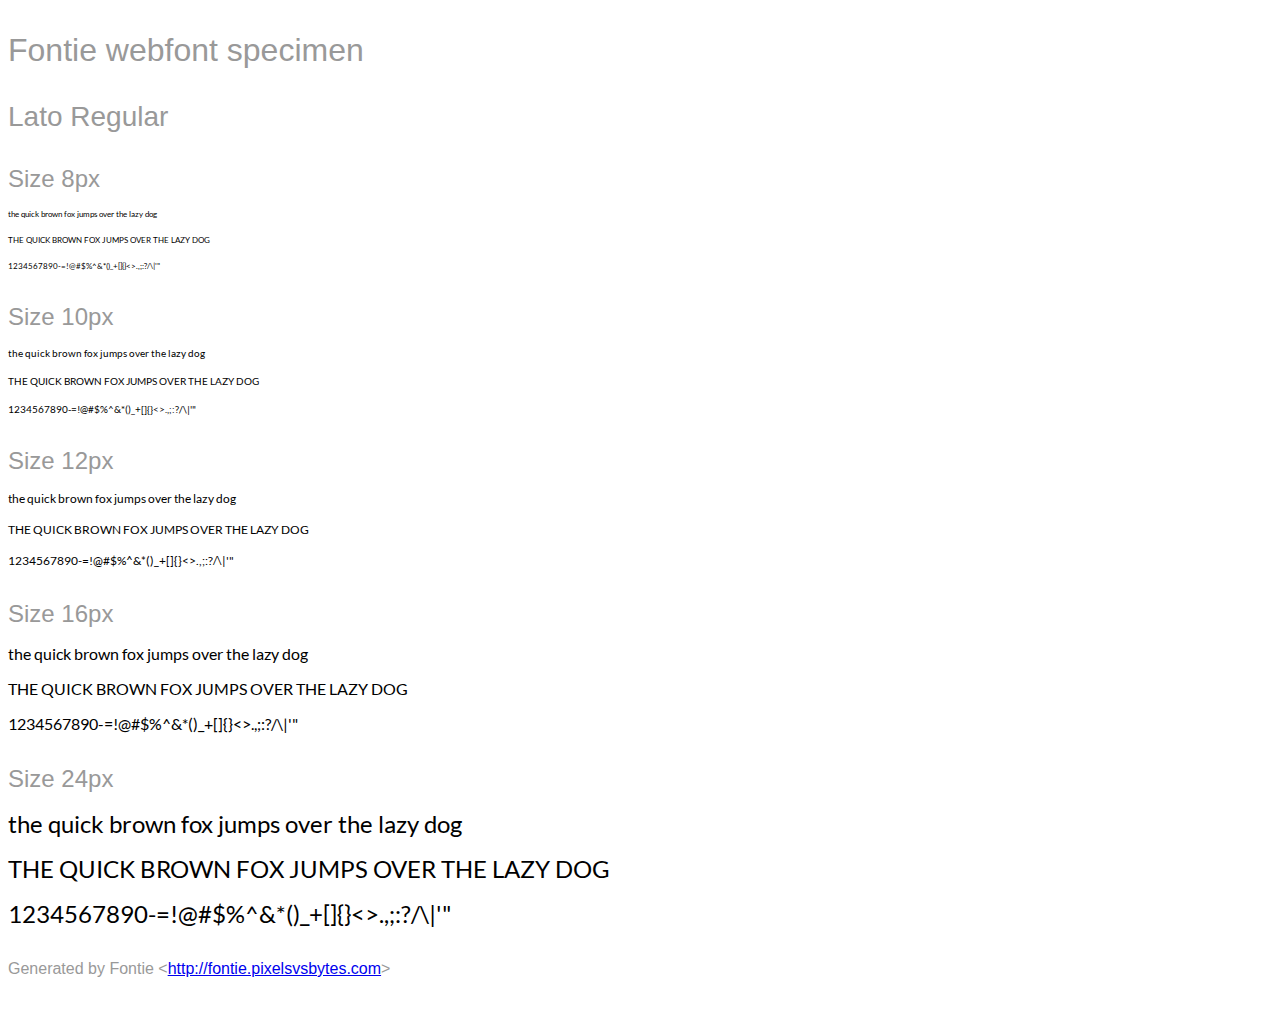
<file: fonts/Lato/Lato Regular.html>
<html>
<head>
    <style>
        /* INFO We recommend to use @import or the link tag to include the
                font-face definition into your page.
           NOTE Some browsers block access to CSS rules in external files if the
                page is not loaded via HTTP. Therefore the Font Smoothie script
                will not work if you open this page as a local file. */
        @import url('Lato.css');

        /* INFO Just some other styles to beautify the page ;) */
        body {
            font-family: sans-serif;
            color: #999;
            white-space: nowrap;
        }
        h1 {
            font-size: 2rem;
            font-weight: normal;
            margin: 2rem 0 1rem 0;
        }
        h2 {
            font-size: 1.75rem;
            font-weight: normal;
            margin: 2rem 0 1rem 0;
        }
        h3 {
            font-size: 1.5rem;
            font-weight: normal;
            margin: 2rem 0 1rem 0;
        }
        p {
            margin: 2rem 0;
        }
        div p {
            font-family: 'Lato';
            font-weight: 400;
            font-style: normal;
            color: #000;
            margin: 1rem 0;
        }
    </style>
    <title>Lato &mdash; Fontie webfont specimen</title>
</head>

<body>
    <h1>Fontie webfont specimen</h1>
    <h2>Lato Regular</h2>
    <div style="font-size:8px">
        <h3>Size 8px</h3>
        <p>the quick brown fox jumps over the lazy dog</p>
        <p>THE QUICK BROWN FOX JUMPS OVER THE LAZY DOG</p>
        <p>1234567890-=!@#$%^&amp;*()_+[]{}&lt;&gt;.,;:?/\|'"</p>
    </div>
    <div style="font-size:10px">
        <h3>Size 10px</h3>
        <p>the quick brown fox jumps over the lazy dog</p>
        <p>THE QUICK BROWN FOX JUMPS OVER THE LAZY DOG</p>
        <p>1234567890-=!@#$%^&amp;*()_+[]{}&lt;&gt;.,;:?/\|'"</p>
    </div>
    <div style="font-size:12px">
        <h3>Size 12px</h3>
        <p>the quick brown fox jumps over the lazy dog</p>
        <p>THE QUICK BROWN FOX JUMPS OVER THE LAZY DOG</p>
        <p>1234567890-=!@#$%^&amp;*()_+[]{}&lt;&gt;.,;:?/\|'"</p>
    </div>
    <div style="font-size:16px">
        <h3>Size 16px</h3>
        <p>the quick brown fox jumps over the lazy dog</p>
        <p>THE QUICK BROWN FOX JUMPS OVER THE LAZY DOG</p>
        <p>1234567890-=!@#$%^&amp;*()_+[]{}&lt;&gt;.,;:?/\|'"</p>
    </div>
    <div style="font-size:24px">
        <h3>Size 24px</h3>
        <p>the quick brown fox jumps over the lazy dog</p>
        <p>THE QUICK BROWN FOX JUMPS OVER THE LAZY DOG</p>
        <p>1234567890-=!@#$%^&amp;*()_+[]{}&lt;&gt;.,;:?/\|'"</p>
    </div>
    <p>Generated by Fontie &lt;<a href="http://fontie.pixelsvsbytes.com">http://fontie.pixelsvsbytes.com</a>&gt;</p>
</body>

</html>
</file>
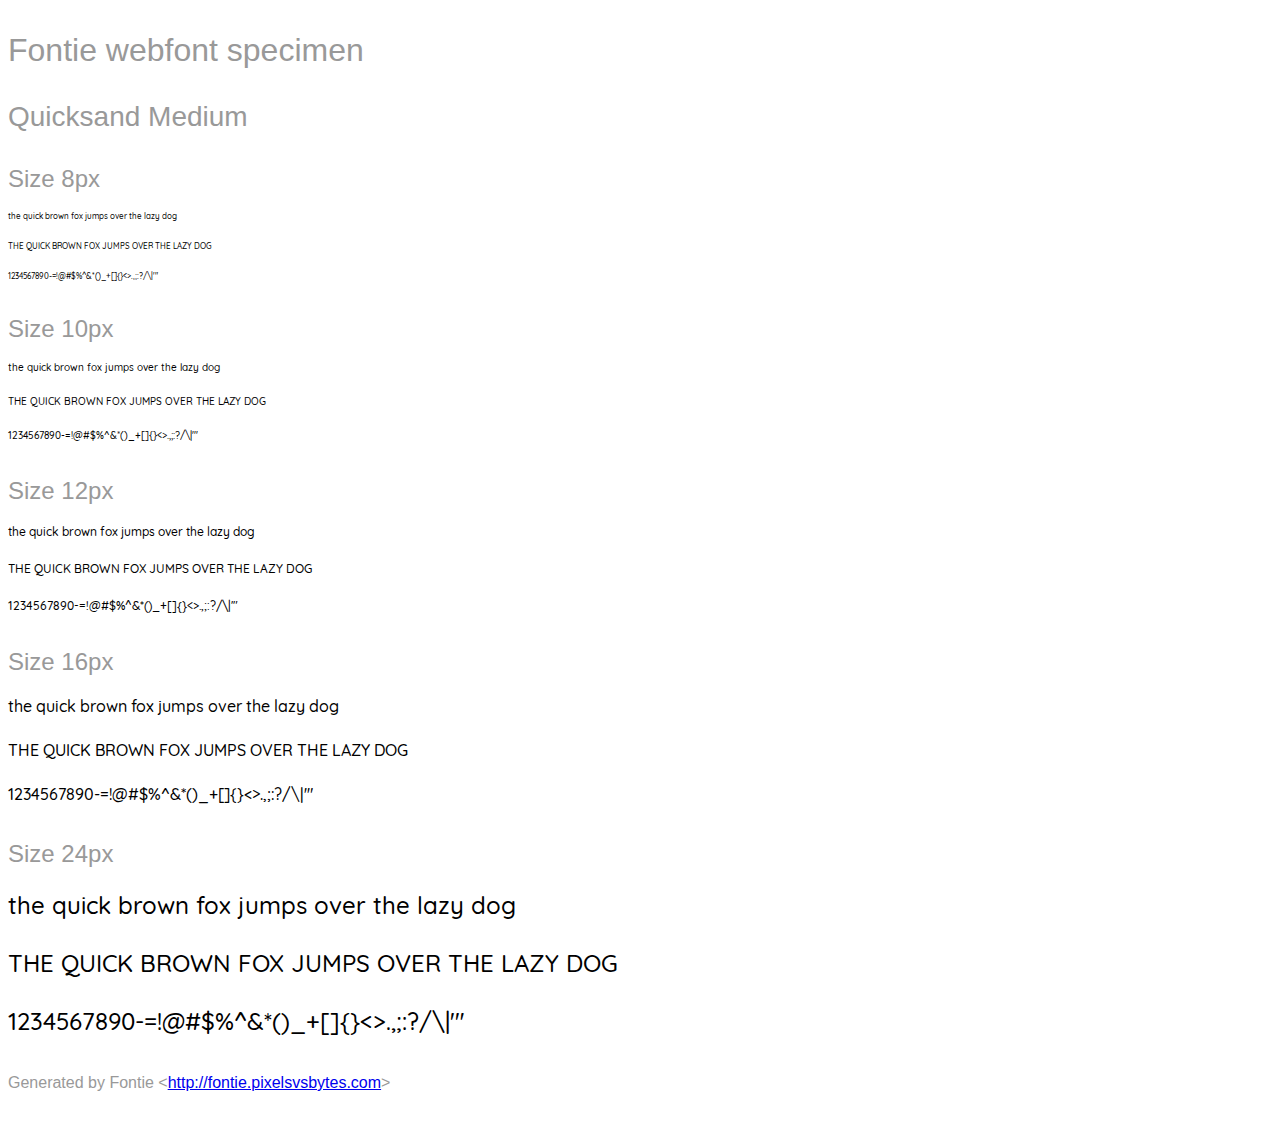
<file: fonts/Quicksand/Quicksand Medium.html>
<html>
<head>
    <style>
        /* INFO We recommend to use @import or the link tag to include the
                font-face definition into your page.
           NOTE Some browsers block access to CSS rules in external files if the
                page is not loaded via HTTP. Therefore the Font Smoothie script
                will not work if you open this page as a local file. */
        @import url('Quicksand Medium.css');

        /* INFO Just some other styles to beautify the page ;) */
        body {
            font-family: sans-serif;
            color: #999;
            white-space: nowrap;
        }
        h1 {
            font-size: 2rem;
            font-weight: normal;
            margin: 2rem 0 1rem 0;
        }
        h2 {
            font-size: 1.75rem;
            font-weight: normal;
            margin: 2rem 0 1rem 0;
        }
        h3 {
            font-size: 1.5rem;
            font-weight: normal;
            margin: 2rem 0 1rem 0;
        }
        p {
            margin: 2rem 0;
        }
        div p {
            font-family: 'Quicksand Medium';
            font-weight: 500;
            font-style: normal;
            color: #000;
            margin: 1rem 0;
        }
    </style>
    <title>Quicksand Medium &mdash; Fontie webfont specimen</title>
</head>

<body>
    <h1>Fontie webfont specimen</h1>
    <h2>Quicksand Medium</h2>
    <div style="font-size:8px">
        <h3>Size 8px</h3>
        <p>the quick brown fox jumps over the lazy dog</p>
        <p>THE QUICK BROWN FOX JUMPS OVER THE LAZY DOG</p>
        <p>1234567890-=!@#$%^&amp;*()_+[]{}&lt;&gt;.,;:?/\|'"</p>
    </div>
    <div style="font-size:10px">
        <h3>Size 10px</h3>
        <p>the quick brown fox jumps over the lazy dog</p>
        <p>THE QUICK BROWN FOX JUMPS OVER THE LAZY DOG</p>
        <p>1234567890-=!@#$%^&amp;*()_+[]{}&lt;&gt;.,;:?/\|'"</p>
    </div>
    <div style="font-size:12px">
        <h3>Size 12px</h3>
        <p>the quick brown fox jumps over the lazy dog</p>
        <p>THE QUICK BROWN FOX JUMPS OVER THE LAZY DOG</p>
        <p>1234567890-=!@#$%^&amp;*()_+[]{}&lt;&gt;.,;:?/\|'"</p>
    </div>
    <div style="font-size:16px">
        <h3>Size 16px</h3>
        <p>the quick brown fox jumps over the lazy dog</p>
        <p>THE QUICK BROWN FOX JUMPS OVER THE LAZY DOG</p>
        <p>1234567890-=!@#$%^&amp;*()_+[]{}&lt;&gt;.,;:?/\|'"</p>
    </div>
    <div style="font-size:24px">
        <h3>Size 24px</h3>
        <p>the quick brown fox jumps over the lazy dog</p>
        <p>THE QUICK BROWN FOX JUMPS OVER THE LAZY DOG</p>
        <p>1234567890-=!@#$%^&amp;*()_+[]{}&lt;&gt;.,;:?/\|'"</p>
    </div>
    <p>Generated by Fontie &lt;<a href="http://fontie.pixelsvsbytes.com">http://fontie.pixelsvsbytes.com</a>&gt;</p>
</body>

</html>
</file>
<file: Code/CSS/main.css>
:root {
  --black: hsl(0, 0%, 0%);
  --white: hsl(0, 0%, 100%);
  --grey: hsl(0, 0%, 20%);
  --grey2: hsl(0, 0%, 66%);
  --white-opacity: hsl(0, 0%, 50%);
  --orange: hsl(31, 74%, 58%);
  --red: hsl(345, 58%, 51%);
  --blue: hsl(230, 91%, 57%);
  --green: hsl(128, 35%, 38%);
  --yellow: hsl(39, 100%, 72%);
  --pink: hsl(304, 52%, 55%);
  --sat-blue: hsl(230, 60%, 54%);

  --font1: 1rem;
  --font115: 1.15rem;
  --font15: 1.5rem;

  --margin1: 1rem;
  --margin2: 2rem;
  --margin3: 3rem;
  --margin4: 4rem;
  --margin5: 5rem;

  --gap1: 1rem;
  --gap2: 2rem;
  --gap3: 3rem;
}

@font-face {
  font-family: "Lato";
  src: url("../../fonts/Lato/Lato\ Regular.woff2") format("woff2"),
    url("../../fonts/Lato/Lato\ Regular.woff") format("woff");
  font-weight: 400;
  font-style: normal;
  font-stretch: normal;
  unicode-range: U+0020-02DC;
}

@font-face {
  font-family: "Lato";
  src: url("../../fonts/Lato/Lato\ Hairline.woff2") format("woff2"),
    url("../../fonts/Lato/Lato\ Hairline.css") format("woff");
  font-weight: 250;
  font-style: normal;
  font-stretch: normal;
  unicode-range: U+0020-02DC;
}

@font-face {
  font-family: "Lato";
  src: url("../../fonts/Lato/Lato\ Light.woff2") format("woff2"),
    url("../../fonts/Lato/Lato\ Light.woff") format("woff");
  font-weight: 300;
  font-style: normal;
  font-stretch: normal;
  unicode-range: U+0020-02DC;
}

@font-face {
  font-family: "Quicksand";
  src: url("../../fonts/Quicksand/Quicksand\ Medium.woff2") format("woff2"),
    url("../../fonts/Quicksand/Quicksand\ Medium.woff") format("woff");
  font-weight: 500;
  font-style: normal;
  font-stretch: normal;
  unicode-range: U+0020-2044;
}

@font-face {
  font-family: "Quicksand";
  src: url("Quicksand Light.woff2") format("woff2"),
    url("Quicksand Light.woff") format("woff");
  font-weight: 300;
  font-style: normal;
  font-stretch: normal;
  unicode-range: U+0020-2044;
}

body {
  background-color: var(--black);
  color: var(--white);
  font-family: "Lato";
  font-size: var(--font1);
  line-height: 1.8;
}

@media (min-width: 78rem) {
  body {
    font-size: var(--font115);
  }
}

h1,
h2,
h3 {
  font-family: "Quicksand";
  font-weight: 500;
  line-height: 1.5;
}

a {
  text-decoration: none;
  color: var(--white);
}

.active {
  text-decoration: underline;
}

/* Navigation */
.header__home nav {
  position: fixed;
  background-color: transparent;
  width: 100%;
  font-family: "Quicksand";
  font-weight: 500;
  font-size: var(--font15);
  z-index: 4;
  top: 0;
  margin-top: var(--margin1);
}

.ultra__container {
  display: flex;
  max-width: 50rem;
  width: 100%;
  margin: auto;
  justify-content: space-between;
  align-items: center;
  padding: 0 1rem;
}

.navigation.sticky {
  background-color: var(--grey);
}

.ultra__container svg {
  width: 7.5rem;
}

.navigation__links {
  display: flex;
  list-style: none;
}

.navigation__links li {
  margin-left: var(--margin2);
  transition: all 0.2s ease-in-out;
  padding: 0rem 0.5rem;
}

.navigation__links li:hover {
  background-color: var(--white-opacity);
}

.nav__bg {
  position: fixed;
  z-index: 3;
  height: 5rem;
  width: 100vw;
  background-color: var(--black);
  opacity: 80%;
  top: 0;
}

.blue {
  color: var(--sat-blue);
}

.yellow {
  color: var(--yellow);
}

.pink {
  color: var(--pink);
}

.container {
  max-width: 60rem;
  margin: 0 auto;
  padding: 0 1rem;
}

/* Footer Styles */
.footer {
  display: block;
  padding: 4rem;
  border-top: solid 0.8px;
  max-width: none;
}

.footer__wrapper {
  display: flex;
  flex-wrap: wrap;
  max-width: 60rem;
  gap: 2rem;
}

.about__us,
.legal,
.social {
  display: flex;
  flex-direction: column;
  flex-grow: 1;
  width: 10rem;
}

/* Footer List */
.footer__list {
  list-style: none;
  display: flex;
  flex-direction: column;
  text-decoration: underline;
  margin-right: var(--margin5);
  padding: 0;
  width: 5rem;
}

@media (min-width: 40rem) {
  .footer__list {
    margin-right: 9rem;
    width: 7rem;
  }
}

/* Footer Sections */
.footer__title {
  margin-bottom: 1rem;
}

/* Footer Icon List */
.footer__icons {
  list-style: none;
  display: flex;
  flex-wrap: wrap;
  padding: 0;
  gap: var(--gap1);
}

@media (min-width: 52rem) {
  .footer__icons {
    flex-wrap: nowrap;
  }
}

/* Social Icons */
.footer__icons li {
  width: 2rem;
}

.footer__icons li a svg {
  height: 2rem;
  margin-right: var(--margin1);
  transition: fill 0.2s ease-in-out;
  fill: var(--white);
}

.footer__icons li a:hover svg {
  fill: var(--yellow);
}

.legal ul {
  width: max-content;
}

/* Footer List Elements */
.footer__list li a {
  margin-bottom: 1rem;
  transition: color 0.2s ease-in-out;
}

.footer__list li a:hover {
  color: var(--yellow);
}
</file>
<file: Code/CSS/about.css>
.container-about {
  max-width: 50rem;
  margin: 0 auto;
  padding: 0 1rem;
}

.container-about section,
.container-about blockquote {
  margin-bottom: 5rem;
}

.offer h1 {
  font-size: 2rem;
  margin-top: 15rem;
  margin-bottom: 0;
}

@media (min-width: 47rem) {
  .offer h1 {
    font-size: 3rem;
    margin-bottom: 0;
  }
}

@media (min-width: 78rem) {
  .offer h1 {
    font-size: 5rem;
    margin-bottom: 0;
  }
}

.subtitle {
  font-size: 2rem;
  line-height: 1.15;
  margin-bottom: var(--margin2);
}

@media (min-width: 47rem) {
  .subtitle {
    font-size: 2rem;
  }
}

@media (min-width: 78rem) {
  .subtitle {
    font-size: 3.5rem;
  }
}

.science__title {
  font-size: 2rem;
}

.quote {
  display: flex;
  flex-direction: column;
  position: relative;
}

.quote__text {
  background-color: hsl(0, 0%, 50%);
  font-size: 2rem;
  padding: 2rem 5rem;
  border-left: solid var(--white) 0.8px;
  margin-bottom: 0;
  margin-top: 2.5rem;
}

.quotemark {
  width: 5rem;
  position: absolute;
  left: 5%;
}

.author {
  font-size: 1rem;
  text-align: end;
}

.underlined {
  text-decoration: underline;
  padding-bottom: 0;
}

.well__being__list {
  list-style: url(../../images/icons/bullet-list--white.svg);
  padding: 0 1rem;

  margin-top: 1rem;
}

.diversity p {
  margin-bottom: var(--margin2);
}

.diversity ol {
  margin-top: var(--margin2);
  padding: 0 1rem;
}

.plans {
  display: flex;
  flex-wrap: wrap;
  color: var(--black);
  margin-bottom: 2rem;
  gap: var(--gap2);
}

.free__plan {
  background: rgb(216, 230, 255);
  background: linear-gradient(
    180deg,
    rgba(216, 230, 255, 1) 0%,
    rgba(31, 115, 251, 1) 100%
  );
  padding: 2rem;
  border-radius: 32px;
  margin-bottom: 2rem;
  max-width: 22rem;
}

@media (min-width: 50rem) {
  .free__plan {
    margin-bottom: 0rem;
  }
}

.member__plan {
  background: rgb(255, 216, 255);
  background: linear-gradient(
    180deg,
    rgba(255, 216, 255, 1) 0%,
    rgba(232, 31, 251, 1) 100%
  );
  padding: 2rem;
  border-radius: 32px;
  max-width: 22rem;
}

.plan__title {
  font-size: 2rem;
  font-family: "Quicksand";
  font-weight: 500;
  margin-bottom: 0.5rem;
  margin-top: 0;
}

.plan__subtitle {
  font-size: var(--font1);
}

.plan__list {
  list-style: url(../../images/icons/checkmark--black.svg);
  line-height: 1.5;
}

.blue__background {
  background-color: hsl(218, 77%, 71%);
  border-radius: 16px;
  padding: 1rem 0.5rem;
  padding-left: 2rem;
  margin-bottom: 3rem;
}

.pink__background {
  background-color: hsl(293, 75%, 75%);
  border-radius: 16px;
  padding: 1rem 0.5rem;
  padding-left: 2rem;
}

.plan__button {
  display: flex;
  flex-direction: column;
  align-items: center;
}

.wallet__start,
.wallet__learn {
  color: var(--black);
  text-align: center;
}

.wallet__start {
  background-color: var(--white);
  border-radius: 4px;
  padding: 0.5rem 6rem;
  margin-bottom: 0.5rem;
  width: max-content;
  transition: opacity 0.5s ease-in-out;
}

.member__plan .plan__button {
  margin-top: 1.5rem;
}

.wallet__start:hover {
  opacity: 70%;
}

.wallet__learn {
  text-decoration: underline;
}
</file>
<file: Code/CSS/player.css>
.player {
  max-width: 70rem;
  margin: 0 0 0 8rem;
}

@media (min-width: 76rem) {
  .player {
    margin: 0 0 0 15rem;
  }
}

/* Side menu */
.player__navigation {
  text-align: center;
  display: flex;
  flex-direction: column;
  align-items: center;
}

.header__player {
  display: flex;
  justify-content: space-around;
  position: fixed;
  height: 100vh;
  padding-right: 2.5rem;
}

.player__svg {
  height: 5rem;
}

.player__icons {
  list-style: none;
  display: flex;
  flex-direction: column;
  margin-top: 2.5rem;
}

.hidden {
  display: none;
}

@media (min-width: 76rem) {
  .hidden {
    display: inline;
  }
}

.player__list {
  display: flex;
  align-items: center;
  color: var(--white-opacity);
  margin-bottom: 1.5rem;
  transition: all 0.5s ease-in-out;
}

.player__list a {
  display: flex;
  color: var(--white-opacity);
}

.active__span {
  color: var(--white);
}

.foryou__list a {
  padding-top: 3rem;
  border-radius: 48px;
  overflow: hidden;
  min-width: 15rem;
}

@media (min-width: 80rem) {
  .foryou__list a {
    min-width: 20rem;
  }
}

.player__list:hover {
  color: var(--white);
}

.side__svg {
  width: 1.5rem;
  margin-right: 0.5rem;
  margin-bottom: var(--margin2);
  fill: var(--white-opacity);
  transition: all 0.5s ease-in-out;
}

.active__svg {
  fill: var(--white);
}

.player__list:hover .side__svg {
  fill: var(--white);
}

@media (min-width: 76rem) {
  .side__svg {
    margin-bottom: 0rem;
  }
}

/* Settings*/
.player__title {
  display: none;
}

@media (min-width: 45rem) {
  .player__title {
    display: block;
    margin: 0;
    font-size: 3rem;
  }
}

.settings__panel {
  display: flex;
  justify-content: flex-end;
  align-items: center;
  margin-bottom: 2rem;
  margin-top: 2rem;
}

@media (min-width: 45rem) {
  .settings__panel {
    justify-content: space-between;
  }
}

.settings__svg {
  display: flex;
  align-items: center;
  border: 0.8px solid;
  border-radius: 80px;
  width: 8rem;
  height: 3rem;
  margin-right: 2rem;
}

.settings__svg a {
  height: min-content;
}

.settings__img {
  height: 3rem;
  border-radius: 80px;
  transform: scale(1.1);
}

.bell__svg {
  width: 1.5rem;
  margin-right: 0.5rem;
  margin-left: 1rem;
  border-bottom: transparent solid 2.4px;
  transition: all 0.5s ease-in-out;
}

.wheel__svg {
  width: 1.5rem;
  margin-right: 0.5rem;
  margin-left: 0.5rem;
  border-bottom: transparent solid 2.4px;
  transition: all 0.5s ease-in-out;
}

.bell__svg:hover,
.wheel__svg:hover {
  border-bottom: var(--white) solid 2.4px;
}

/* for you */
.for__you {
  position: relative;
  overflow-x: scroll;
  overflow-y: hidden;
  margin-bottom: 3rem;
}

.foryou__list {
  display: flex;
  width: min-content;
  max-width: 100vw;
  gap: 2rem;
}

.tracks {
  position: absolute;
  z-index: 2;
  font-family: "Lato";
  font-weight: 300;
}

.foryou__list article {
  border-radius: 48px;
  width: 15rem;
  height: 12rem;
  padding: 1.5rem;
  position: relative;
}

@media (min-width: 80rem) {
  .foryou__list article {
    width: 20rem;
    height: 17rem;
  }
}

.foryou__img {
  width: 80%;
  height: auto;
  position: absolute;
  right: 0;
  bottom: -15%;

  transition: all 0.4s ease-in-out;
}

.chill:hover .foryou__img,
.gamer:hover .foryou__img,
.future:hover .foryou__img,
.classical:hover .foryou__img {
  transform: translateY(-1rem);
}

.chill {
  background-color: var(--orange);
}

.gamer {
  background-color: var(--red);
}

.future {
  background-color: var(--blue);
}

.classical {
  background-color: var(--green);
}

.foryou__div {
  display: flex;
  justify-content: flex-start;
  position: absolute;
  bottom: 0;
  left: 0;
  padding-left: 1.5rem;
  padding-right: 1.5rem;
  border-radius: 48px;
  font-size: var(--font1);
}

.foryou__div__orange {
  background: linear-gradient(
    180deg,
    rgba(227, 151, 69, 0) 0%,
    rgba(227, 151, 69, 1) 100%
  );
  width: 20rem;
}

.foryou__div__red {
  background: linear-gradient(
    180deg,
    rgba(203, 58, 94, 0) 0%,
    rgba(203, 58, 94, 1) 100%
  );
  width: 20rem;
}

.foryou__div__blue {
  background: linear-gradient(
    180deg,
    rgba(46, 79, 245, 0) 0%,
    rgba(46, 79, 245, 1) 100%
  );
  width: 20rem;
}

.foryou__div__green {
  background: linear-gradient(
    180deg,
    rgba(63, 131, 72, 0) 0%,
    rgba(63, 131, 72, 1) 100%
  );
  width: 20rem;
}

.play__svg {
  width: 2.5rem;
  margin-right: 1rem;
  z-index: 2;
  fill: var(--white);
  transition: all 0.5s ease-in-out;
}

.foryou__mix {
  margin-bottom: 0.25rem;
}

.foryou__text {
  margin-top: 0.25rem;
  font-family: "Lato";
  font-weight: 300;
}

.foryou__lines {
  z-index: 2;
}

/* popular playlists */
.popular {
  display: flex;
  flex-wrap: nowrap;
  justify-content: flex-start;
  overflow: scroll;
  margin-top: 1rem;
  gap: 0.5rem 1rem;
}

@media (min-width: 80rem) {
  .popular {
    flex-wrap: wrap;
  }
}

.popular ul {
  width: 10rem;
  height: max-content;
  display: flex;
  flex-direction: column;
  flex-wrap: wrap;
  padding: 0.5rem;
  transition: all 0.5s ease-in-out;
  list-style: none;
}

.popular ul:hover {
  background-color: grey;
}

.popular__img {
  width: 10rem;
}

.popular__title {
  margin-bottom: 0;
}

.popular__explain {
  margin-top: 0;
  font-family: "Lato";
  font-weight: 300;
  font-size: 0.9rem;
}
</file>
